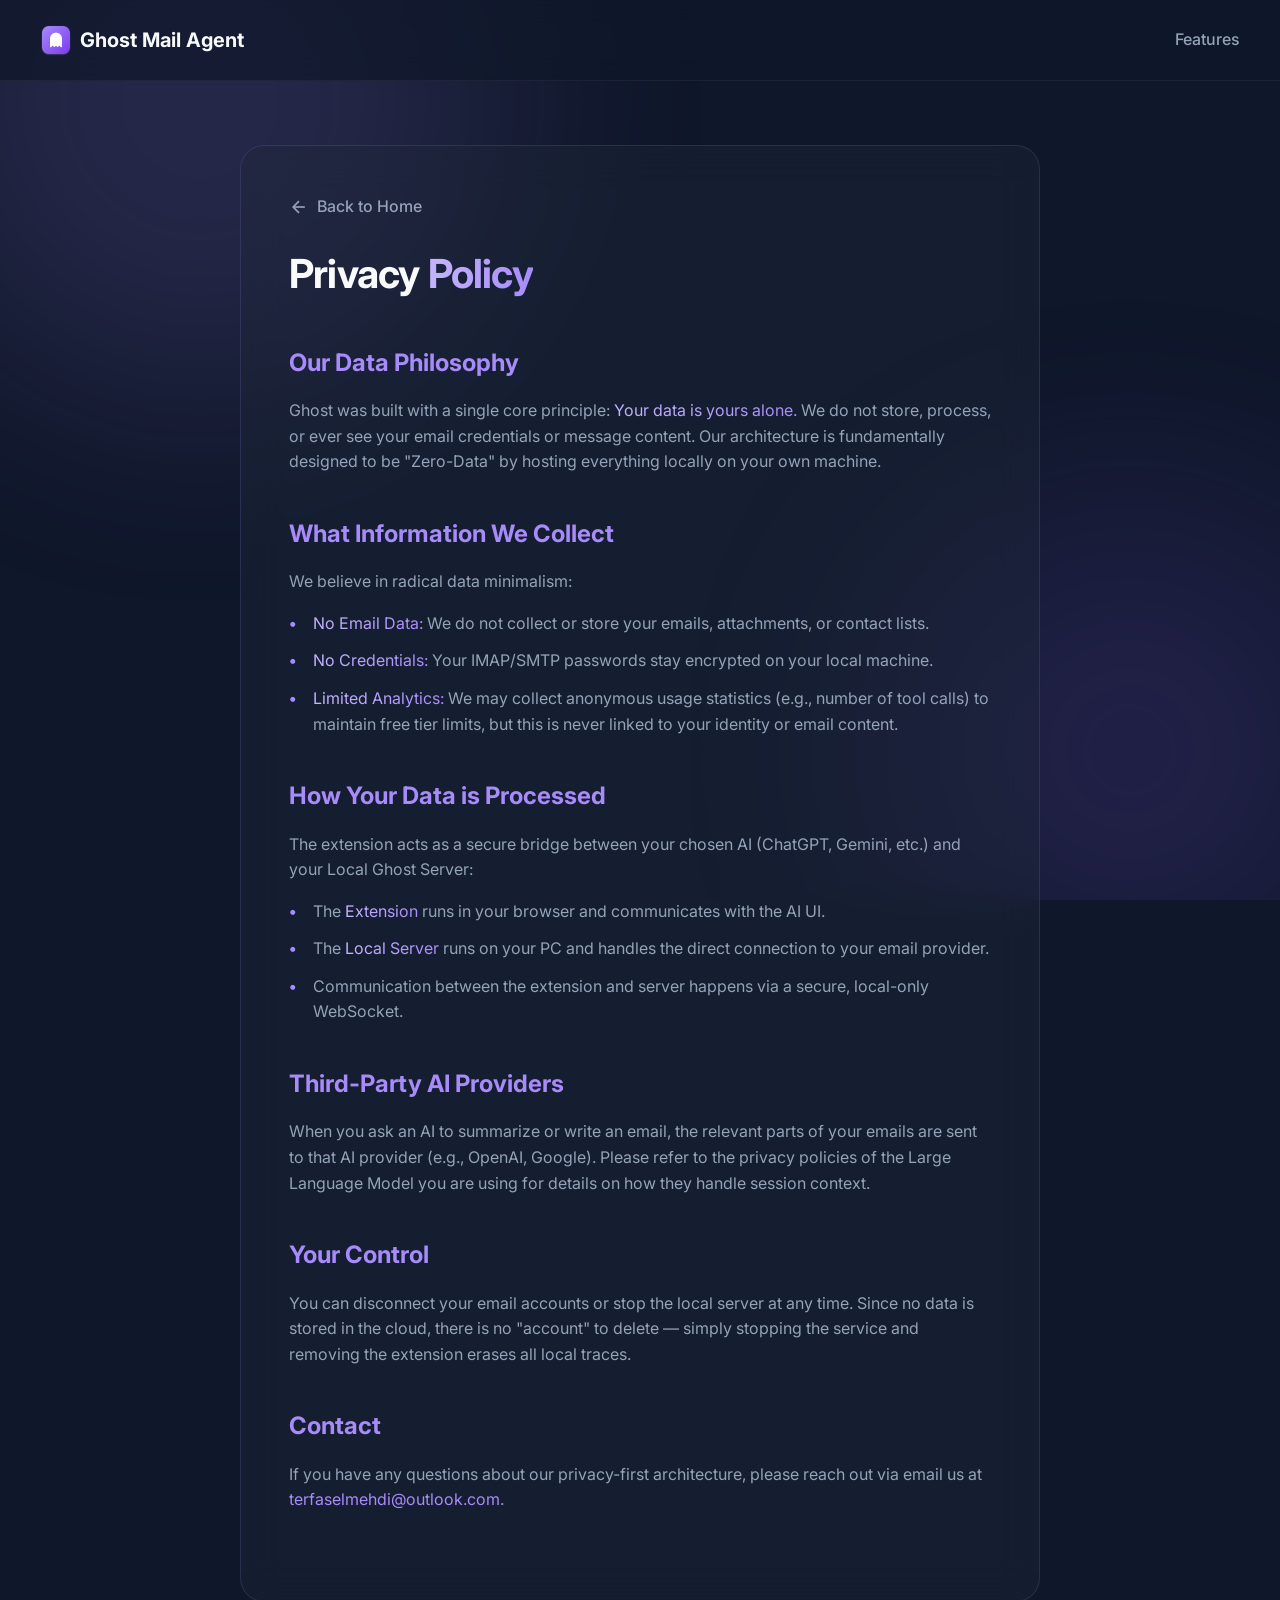
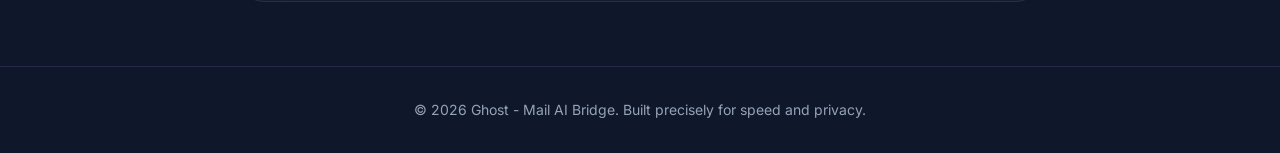
<file: privacy.html>
<!DOCTYPE html>
<html lang="en">

<head>
    <meta charset="UTF-8">
    <meta name="viewport" content="width=device-width, initial-scale=1.0">
    <title>Privacy Policy - Ghost Mail AI Bridge</title>
    <meta name="description" content="Privacy Policy for Ghost - The Zero-Data Bridge for Secure AI Email.">
    <link rel="stylesheet" href="styles.css">
    <link href="https://fonts.googleapis.com/css2?family=Inter:wght@400;500;600;700&display=swap" rel="stylesheet">
    <link rel="icon" type="image/png" href="logo.png">
    <style>
        .content-container {
            max-width: 800px;
            margin: 4rem auto;
            padding: 3rem;
            background: var(--bg-card);
            border: 1px solid var(--border-color);
            border-radius: 24px;
            backdrop-filter: blur(20px);
        }

        .policy-section {
            margin-bottom: 2.5rem;
        }

        .policy-section h2 {
            color: var(--accent);
            margin-bottom: 1rem;
            font-size: 1.5rem;
        }

        .policy-section p {
            color: var(--text-muted);
            margin-bottom: 1rem;
        }

        .policy-section ul {
            list-style: none;
            padding-left: 0;
        }

        .policy-section li {
            color: var(--text-muted);
            margin-bottom: 0.75rem;
            position: relative;
            padding-left: 1.5rem;
            line-height: 1.6;
        }

        .policy-section li::before {
            content: "•";
            color: var(--accent);
            font-weight: bold;
            position: absolute;
            left: 0;
        }

        .back-link {
            display: inline-flex;
            align-items: center;
            gap: 0.5rem;
            color: var(--text-muted);
            text-decoration: none;
            margin-bottom: 2rem;
            font-weight: 500;
            transition: color 0.2s;
        }

        .back-link:hover {
            color: var(--accent);
        }
    </style>
</head>

<body>
    <div class="background-effects">
        <div class="glow-orb orb-1"></div>
        <div class="glow-orb orb-2"></div>
    </div>

    <nav class="navbar">
        <div class="nav-content">
            <div class="logo">
                <a href="index.html"
                    style="text-decoration: none; color: inherit; display: flex; align-items: center; gap: 0.5rem;">
                    <img src="logo.png" alt="Ghost Logo" class="ghost-icon-img" width="32" height="32"
                        style="border-radius: 6px;">
                    Ghost Mail Agent
                </a>
            </div>
            <div class="nav-links">
                <a href="index.html#features">Features</a>
            </div>
        </div>
    </nav>

    <main>
        <div class="content-container">
            <a href="index.html" class="back-link">
                <svg width="20" height="20" viewBox="0 0 24 24" fill="none" stroke="currentColor" stroke-width="2">
                    <line x1="19" y1="12" x2="5" y2="12"></line>
                    <polyline points="12 19 5 12 12 5"></polyline>
                </svg>
                Back to Home
            </a>

            <h1 class="hero-title" style="font-size: 2.5rem; text-align: left; margin-bottom: 3rem;">Privacy <span
                    class="highlight">Policy</span></h1>

            <div class="policy-section">
                <h2>Our Data Philosophy</h2>
                <p>Ghost was built with a single core principle: <span class="highlight">Your data is yours
                        alone.</span> We do not
                    store, process, or ever see your email credentials or message content. Our architecture is
                    fundamentally designed to be "Zero-Data" by hosting everything locally on your own machine.</p>
            </div>

            <div class="policy-section">
                <h2>What Information We Collect</h2>
                <p>We believe in radical data minimalism:</p>
                <ul>
                    <li><span class="highlight">No Email Data:</span> We do not collect or store your emails,
                        attachments, or contact
                        lists.</li>
                    <li><span class="highlight">No Credentials:</span> Your IMAP/SMTP passwords stay encrypted on your
                        local machine.
                    </li>
                    <li><span class="highlight">Limited Analytics:</span> We may collect anonymous usage statistics
                        (e.g., number of
                        tool calls) to maintain free tier limits, but this is never linked to your identity or email
                        content.</li>
                </ul>
            </div>

            <div class="policy-section">
                <h2>How Your Data is Processed</h2>
                <p>The extension acts as a secure bridge between your chosen AI (ChatGPT, Gemini, etc.) and your Local
                    Ghost Server:</p>
                <ul>
                    <li>The <span class="highlight">Extension</span> runs in your browser and communicates with the AI
                        UI.</li>
                    <li>The <span class="highlight">Local Server</span> runs on your PC and handles the direct
                        connection to your
                        email provider.</li>
                    <li>Communication between the extension and server happens via a secure, local-only WebSocket.</li>
                </ul>
            </div>

            <div class="policy-section">
                <h2>Third-Party AI Providers</h2>
                <p>When you ask an AI to summarize or write an email, the relevant parts of your emails are sent to that
                    AI provider (e.g., OpenAI, Google). Please refer to the privacy policies of the Large Language Model
                    you are using for details on how they handle session context.</p>
            </div>

            <div class="policy-section">
                <h2>Your Control</h2>
                <p>You can disconnect your email accounts or stop the local server at any time. Since no data is stored
                    in the cloud, there is no "account" to delete — simply stopping the service and removing the
                    extension erases all local traces.</p>
            </div>

            <div class="policy-section">
                <h2>Contact</h2>
                <p>If you have any questions about our privacy-first architecture, please reach out via email
                    us at <a href="mailto:terfaselmehdi@outlook.com"
                        style="color: var(--accent); text-decoration: none;">terfaselmehdi@outlook.com</a>.</p>
            </div>
        </div>
    </main>

    <footer>
        <div class="footer-content">
            <p>&copy; 2026 Ghost - Mail AI Bridge. Built precisely for speed and privacy.</p>
        </div>
    </footer>
</body>

</html>
</file>
<file: styles.css>
:root {
    --bg-dark: #0f172a;
    --bg-card: rgba(30, 41, 59, 0.4);
    --text-primary: #f8fafc;
    --text-muted: #94a3b8;
    --accent: #a78bfa;
    --accent-hover: #8b5cf6;
    --border-color: rgba(167, 139, 250, 0.15);
    --border-highlight: rgba(167, 139, 250, 0.4);
}

* {
    box-sizing: border-box;
    margin: 0;
    padding: 0;
}

body {
    font-family: 'Inter', sans-serif;
    background-color: var(--bg-dark);
    color: var(--text-primary);
    line-height: 1.6;
    overflow-x: hidden;
    position: relative;
}

/* Background Glowing Orbs for Glassmorphism depth */
.background-effects {
    position: fixed;
    top: 0;
    left: 0;
    width: 100vw;
    height: 100vh;
    z-index: -1;
    overflow: hidden;
    pointer-events: none;
}

.glow-orb {
    position: absolute;
    border-radius: 50%;
    filter: blur(120px);
    opacity: 0.15;
    animation: float 20s infinite ease-in-out;
}

.orb-1 {
    width: 600px;
    height: 600px;
    background: #a78bfa;
    top: -200px;
    left: -100px;
}

.orb-2 {
    width: 500px;
    height: 500px;
    background: #8b5cf6;
    bottom: -100px;
    right: -100px;
    animation-delay: -10s;
}

@keyframes float {

    0%,
    100% {
        transform: translate(0, 0);
    }

    33% {
        transform: translate(30px, -50px);
    }

    66% {
        transform: translate(-20px, 20px);
    }
}

/* Typography & Layout */
main {
    max-width: 1200px;
    margin: 0 auto;
    padding: 0 2rem;
}

.highlight {
    color: var(--accent);
    background: linear-gradient(90deg, #c4b5fd, #a78bfa);
    -webkit-background-clip: text;
    background-clip: text;
    -webkit-text-fill-color: transparent;
}

/* Navbar */
.navbar {
    padding: 1.5rem 2rem;
    position: sticky;
    top: 0;
    z-index: 100;
    background: rgba(15, 23, 42, 0.7);
    backdrop-filter: blur(12px);
    border-bottom: 1px solid rgba(255, 255, 255, 0.05);
}

.nav-content {
    max-width: 1200px;
    margin: 0 auto;
    display: flex;
    justify-content: space-between;
    align-items: center;
}

.logo {
    font-size: 1.25rem;
    font-weight: 700;
    display: flex;
    align-items: center;
    gap: 0.5rem;
}

.ghost-icon {
    font-size: 1.5rem;
}

.logo-badge {
    background: linear-gradient(135deg, #a78bfa, #8b5cf6);
    color: white;
    font-size: 0.7rem;
    padding: 0.1rem 0.4rem;
    border-radius: 4px;
    text-transform: uppercase;
    font-weight: 800;
    letter-spacing: 0.5px;
    margin-left: 0.25rem;
}

.nav-links a {
    color: var(--text-muted);
    text-decoration: none;
    margin-left: 2rem;
    font-weight: 500;
    transition: color 0.2s;
}

.nav-links a:hover {
    color: var(--text-primary);
}

/* Hero Section */
.hero {
    text-align: center;
    padding: 6rem 0 4rem;
}

.hero-title {
    font-size: 4rem;
    line-height: 1.1;
    font-weight: 700;
    margin-bottom: 1.5rem;
    letter-spacing: -0.02em;
}

.hero-subtitle {
    font-size: 1.25rem;
    color: var(--text-muted);
    max-width: 600px;
    margin: 0 auto 3rem;
}

.hero-actions {
    display: flex;
    justify-content: center;
    gap: 1rem;
    margin-bottom: 2rem;
}

.btn {
    display: inline-flex;
    align-items: center;
    gap: 0.5rem;
    padding: 0.875rem 1.75rem;
    border-radius: 9999px;
    font-weight: 600;
    font-size: 1rem;
    text-decoration: none;
    transition: all 0.2s ease;
    cursor: pointer;
}

.btn-primary {
    background-color: var(--accent);
    color: #fff;
    border: none;
    box-shadow: 0 4px 14px rgba(167, 139, 250, 0.4);
}

.btn-primary:hover {
    background-color: var(--accent-hover);
    transform: translateY(-2px);
    box-shadow: 0 6px 20px rgba(167, 139, 250, 0.6);
}

.btn-secondary {
    background-color: transparent;
    color: var(--text-primary);
    border: 1px solid var(--border-color);
}

.btn-secondary:hover {
    background-color: rgba(255, 255, 255, 0.05);
    border-color: var(--border-highlight);
}

.hero-note {
    font-size: 0.875rem;
    color: var(--text-muted);
}

/* Features Grid */
.features {
    padding: 4rem 0;
}

.features-grid {
    display: grid;
    grid-template-columns: repeat(auto-fit, minmax(250px, 1fr));
    gap: 1.5rem;
}

.feature-card {
    background: var(--bg-card);
    border: 1px solid var(--border-color);
    border-radius: 16px;
    padding: 2rem;
    backdrop-filter: blur(10px);
    transition: transform 0.3s ease, border-color 0.3s ease;
}

.feature-card:hover {
    transform: translateY(-5px);
    border-color: var(--border-highlight);
    background: rgba(30, 41, 59, 0.6);
}

.feature-icon {
    width: 48px;
    height: 48px;
    border-radius: 12px;
    background: rgba(167, 139, 250, 0.1);
    display: flex;
    align-items: center;
    justify-content: center;
    margin-bottom: 1.25rem;
}

.feature-card h3 {
    font-size: 1.25rem;
    margin-bottom: 0.75rem;
    font-weight: 600;
}

.feature-card p {
    color: var(--text-muted);
    font-size: 0.95rem;
}

/* How It Works */
.how-it-works {
    padding: 4rem 0;
    text-align: center;
}

.how-it-works h2 {
    font-size: 2.5rem;
    margin-bottom: 3rem;
}

.steps-container {
    display: flex;
    justify-content: center;
    align-items: flex-start;
    max-width: 900px;
    margin: 0 auto;
    gap: 1rem;
}

.step {
    flex: 1;
    display: flex;
    flex-direction: column;
    align-items: center;
    position: relative;
    z-index: 2;
}

.step-num {
    width: 40px;
    height: 40px;
    border-radius: 50%;
    background: var(--accent);
    color: white;
    display: flex;
    align-items: center;
    justify-content: center;
    font-weight: 700;
    font-size: 1.2rem;
    margin-bottom: 1rem;
    box-shadow: 0 0 15px rgba(167, 139, 250, 0.3);
}

.step-content h4 {
    font-size: 1.1rem;
    margin-bottom: 0.5rem;
}

.step-content p {
    color: var(--text-muted);
    font-size: 0.9rem;
}

.step-connector {
    flex: 0.5;
    height: 2px;
    background: var(--border-color);
    margin-top: 20px;
    border-radius: 2px;
}

/* Security Deep Dive Section */
.security-deep-dive {
    padding: 6rem 0;
    background: linear-gradient(180deg, rgba(15, 23, 42, 0) 0%, rgba(110, 231, 183, 0.05) 100%);
    border-radius: 32px;
    margin: 4rem 0;
}

.security-content {
    max-width: 900px;
    margin: 0 auto;
    text-align: center;
}

.security-content h2 {
    font-size: 2.5rem;
    margin-bottom: 3rem;
    color: #6ee7b7;
}

.security-grid {
    display: grid;
    grid-template-columns: repeat(auto-fit, minmax(250px, 1fr));
    gap: 2rem;
}

.security-item {
    text-align: left;
    padding: 1.5rem;
    background: rgba(15, 23, 42, 0.4);
    border: 1px solid rgba(110, 231, 183, 0.2);
    border-radius: 16px;
}

.security-item h4 {
    color: #6ee7b7;
    margin-bottom: 0.75rem;
    font-size: 1.1rem;
}

.security-item p {
    color: var(--text-muted);
    font-size: 0.9rem;
}

/* Footer */
footer {
    border-top: 1px solid var(--border-color);
    padding: 2rem 0;
    margin-top: 4rem;
    text-align: center;
    color: var(--text-muted);
    font-size: 0.875rem;
}

/* Responsive */
@media (max-width: 768px) {
    .hero-title {
        font-size: 2.5rem;
    }

    .hero-actions {
        flex-direction: column;
    }

    .steps-container {
        flex-direction: column;
        align-items: center;
    }

    .step-connector {
        width: 2px;
        height: 40px;
        margin: 10px 0;
    }
}
</file>
